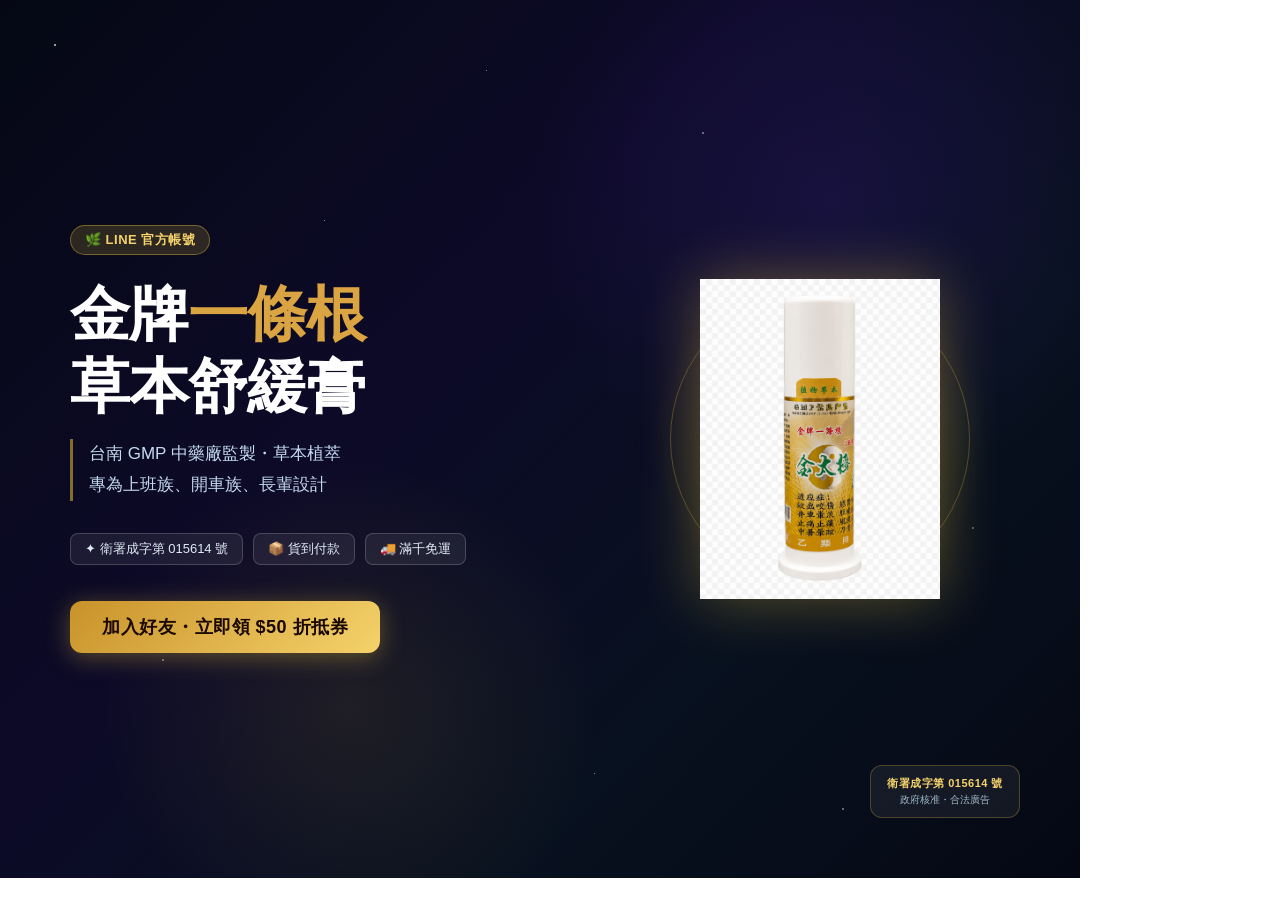
<file: line_assets/line_cover.html>
<!DOCTYPE html>
<html>
<head>
<meta charset="UTF-8">
<style>
*{margin:0;padding:0;box-sizing:border-box}
body{width:1080px;height:878px;overflow:hidden;}
.wrap{
  width:1080px;height:878px;
  background:linear-gradient(135deg,#050814 0%,#0d0a28 40%,#08111f 70%,#050814 100%);
  display:flex;align-items:center;
  position:relative;overflow:hidden;
  font-family:'DroidSansFallback',sans-serif;
}
/* nebula */
.nebula1{position:absolute;width:600px;height:600px;border-radius:50%;
  background:radial-gradient(circle,rgba(80,40,180,0.18) 0%,transparent 70%);
  top:-100px;right:-50px;}
.nebula2{position:absolute;width:500px;height:500px;border-radius:50%;
  background:radial-gradient(circle,rgba(212,175,55,0.1) 0%,transparent 70%);
  bottom:-80px;left:100px;}
/* stars */
.star{position:absolute;border-radius:50%;background:white;}
/* left text panel */
.left{
  width:560px;padding:60px 60px 60px 70px;position:relative;z-index:2;
}
.badge{
  display:inline-flex;align-items:center;gap:8px;
  background:rgba(212,175,55,0.18);border:1px solid rgba(212,175,55,0.45);
  color:#f5d26b;font-size:13px;font-weight:700;
  padding:5px 14px;border-radius:20px;margin-bottom:24px;letter-spacing:.5px;
}
.title{
  font-size:60px;font-weight:900;line-height:1.2;
  color:#ffffff;margin-bottom:16px;letter-spacing:-1px;
}
.title span{color:#d9a441;}
.sub{
  font-size:17px;color:#c4d9f0;line-height:1.8;
  border-left:3px solid rgba(212,175,55,0.6);
  padding-left:16px;margin-bottom:32px;
}
.tags{display:flex;flex-wrap:wrap;gap:10px;margin-bottom:36px;}
.tag{
  background:rgba(255,255,255,0.07);
  border:1px solid rgba(255,255,255,0.18);
  color:#e0eaf5;font-size:13px;padding:6px 14px;border-radius:8px;
}
.cta{
  display:inline-flex;align-items:center;gap:10px;
  background:linear-gradient(135deg,#c9922a,#f5d26b);
  color:#1a0800;font-size:18px;font-weight:900;
  padding:14px 32px;border-radius:12px;
  box-shadow:0 4px 24px rgba(212,175,55,0.4);letter-spacing:.5px;
}
/* right product panel */
.right{
  flex:1;display:flex;align-items:center;justify-content:center;
  position:relative;z-index:2;
}
.product-frame{
  width:320px;height:380px;position:relative;
  display:flex;align-items:center;justify-content:center;
}
.product-halo{
  position:absolute;width:340px;height:340px;border-radius:50%;
  background:radial-gradient(circle,rgba(212,175,55,0.25) 0%,transparent 70%);
}
.product-ring{
  position:absolute;width:300px;height:300px;border-radius:50%;
  border:1.5px solid rgba(212,175,55,0.3);
}
.product-img{
  width:240px;position:relative;z-index:2;
  filter:drop-shadow(0 0 30px rgba(212,175,55,0.4));
}
/* Cert badge */
.cert{
  position:absolute;bottom:60px;right:60px;
  background:rgba(255,255,255,0.06);border:1px solid rgba(212,175,55,0.3);
  border-radius:12px;padding:10px 16px;text-align:center;z-index:3;
}
.cert-num{color:#f5d26b;font-size:11px;font-weight:700;letter-spacing:.5px;}
.cert-label{color:#a0b8c8;font-size:10px;margin-top:2px;}
</style>
</head>
<body>
<div class="wrap">
  <div class="nebula1"></div>
  <div class="nebula2"></div>

  <!-- Stars -->
  <div class="star" style="width:2px;height:2px;top:5%;left:5%;opacity:.8"></div>
  <div class="star" style="width:1px;height:1px;top:8%;left:45%;opacity:.6"></div>
  <div class="star" style="width:2px;height:2px;top:15%;left:65%;opacity:.5"></div>
  <div class="star" style="width:1px;height:1px;top:25%;left:30%;opacity:.7"></div>
  <div class="star" style="width:2px;height:2px;top:75%;left:15%;opacity:.5"></div>
  <div class="star" style="width:1px;height:1px;top:88%;left:55%;opacity:.6"></div>
  <div class="star" style="width:2px;height:2px;top:60%;left:90%;opacity:.4"></div>
  <div class="star" style="width:1px;height:1px;top:40%;left:85%;opacity:.7"></div>
  <div class="star" style="width:2px;height:2px;top:92%;left:78%;opacity:.5"></div>

  <!-- Left text -->
  <div class="left">
    <div class="badge">🌿 LINE 官方帳號</div>
    <div class="title">金牌<span>一條根</span><br>草本舒緩膏</div>
    <div class="sub">
      台南 GMP 中藥廠監製・草本植萃<br>
      專為上班族、開車族、長輩設計
    </div>
    <div class="tags">
      <span class="tag">✦ 衛署成字第 015614 號</span>
      <span class="tag">📦 貨到付款</span>
      <span class="tag">🚚 滿千免運</span>
    </div>
    <div class="cta">加入好友・立即領 $50 折抵券</div>
  </div>

  <!-- Right product -->
  <div class="right">
    <div class="product-frame">
      <div class="product-halo"></div>
      <div class="product-ring"></div>
      <img class="product-img" src="../照片/產品主圖.png" onerror="this.style.opacity=0">
    </div>
  </div>

  <!-- Cert -->
  <div class="cert">
    <div class="cert-num">衛署成字第 015614 號</div>
    <div class="cert-label">政府核准・合法廣告</div>
  </div>
</div>
</body>
</html>
</file>
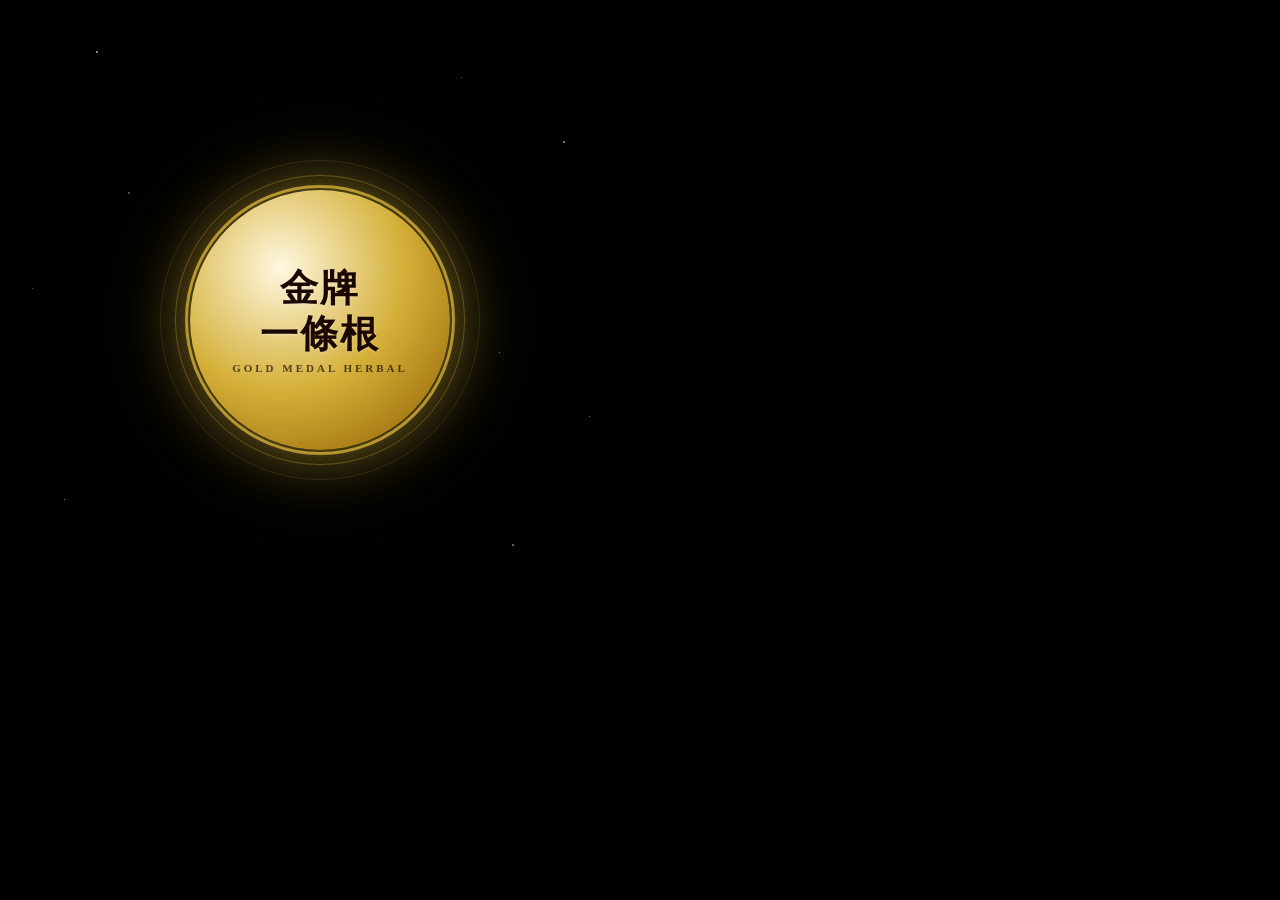
<file: line_assets/line_profile.html>
<!DOCTYPE html>
<html>
<head>
<meta charset="UTF-8">
<style>
*{margin:0;padding:0;box-sizing:border-box}
body{width:640px;height:640px;overflow:hidden;background:#000;}
.wrap{
  width:640px;height:640px;
  background:radial-gradient(135deg at 30% 30%,#1a0a00 0%,#0a0814 45%,#050410 100%);
  display:flex;flex-direction:column;align-items:center;justify-content:center;
  position:relative;overflow:hidden;
}
/* star dots */
.star{position:absolute;border-radius:50%;background:white;}
/* outer glow ring */
.ring{
  position:absolute;border-radius:50%;border:2px solid rgba(212,175,55,0.3);
  top:50%;left:50%;transform:translate(-50%,-50%);
}
/* taichi gold circle */
.taichi-bg{
  width:260px;height:260px;border-radius:50%;
  background:radial-gradient(circle at 35% 30%,#fff8e0,#d4af37 50%,#8a5a00);
  box-shadow:0 0 60px rgba(212,175,55,0.6), 0 0 120px rgba(212,175,55,0.2);
  display:flex;align-items:center;justify-content:center;flex-direction:column;
  position:relative;z-index:2;
}
.brand-zh{
  font-family:'DroidSansFallback',sans-serif;
  font-size:38px;font-weight:900;
  color:#1a0800;letter-spacing:2px;
  text-shadow:0 1px 3px rgba(255,255,255,0.3);
  line-height:1.2;text-align:center;
}
.brand-en{
  font-family:Georgia,serif;
  font-size:11px;font-weight:700;letter-spacing:3px;
  color:rgba(26,8,0,0.7);margin-top:4px;text-transform:uppercase;
}
.inner-ring{
  position:absolute;width:270px;height:270px;border-radius:50%;
  border:3px solid rgba(212,175,55,0.8);
  top:50%;left:50%;transform:translate(-50%,-50%);z-index:3;
}
.inner-ring2{
  position:absolute;width:290px;height:290px;border-radius:50%;
  border:1px solid rgba(212,175,55,0.35);
  top:50%;left:50%;transform:translate(-50%,-50%);z-index:1;
}
.inner-ring3{
  position:absolute;width:320px;height:320px;border-radius:50%;
  border:1px solid rgba(212,175,55,0.15);
  top:50%;left:50%;transform:translate(-50%,-50%);z-index:1;
}
</style>
</head>
<body>
<div class="wrap">
  <!-- Stars -->
  <div class="star" style="width:2px;height:2px;top:8%;left:15%;opacity:.7"></div>
  <div class="star" style="width:1px;height:1px;top:12%;left:72%;opacity:.5"></div>
  <div class="star" style="width:2px;height:2px;top:22%;left:88%;opacity:.6"></div>
  <div class="star" style="width:1px;height:1px;top:78%;left:10%;opacity:.6"></div>
  <div class="star" style="width:2px;height:2px;top:85%;left:80%;opacity:.5"></div>
  <div class="star" style="width:1px;height:1px;top:45%;left:5%;opacity:.4"></div>
  <div class="star" style="width:1px;height:1px;top:65%;left:92%;opacity:.5"></div>
  <div class="star" style="width:2px;height:2px;top:30%;left:20%;opacity:.4"></div>
  <div class="star" style="width:1px;height:1px;top:55%;left:78%;opacity:.6"></div>

  <!-- Rings -->
  <div class="inner-ring3"></div>
  <div class="inner-ring2"></div>

  <!-- Main circle -->
  <div class="taichi-bg">
    <div class="brand-zh">金牌<br>一條根</div>
    <div class="brand-en">Gold Medal Herbal</div>
  </div>

  <!-- Border ring -->
  <div class="inner-ring"></div>
</div>
</body>
</html>
</file>
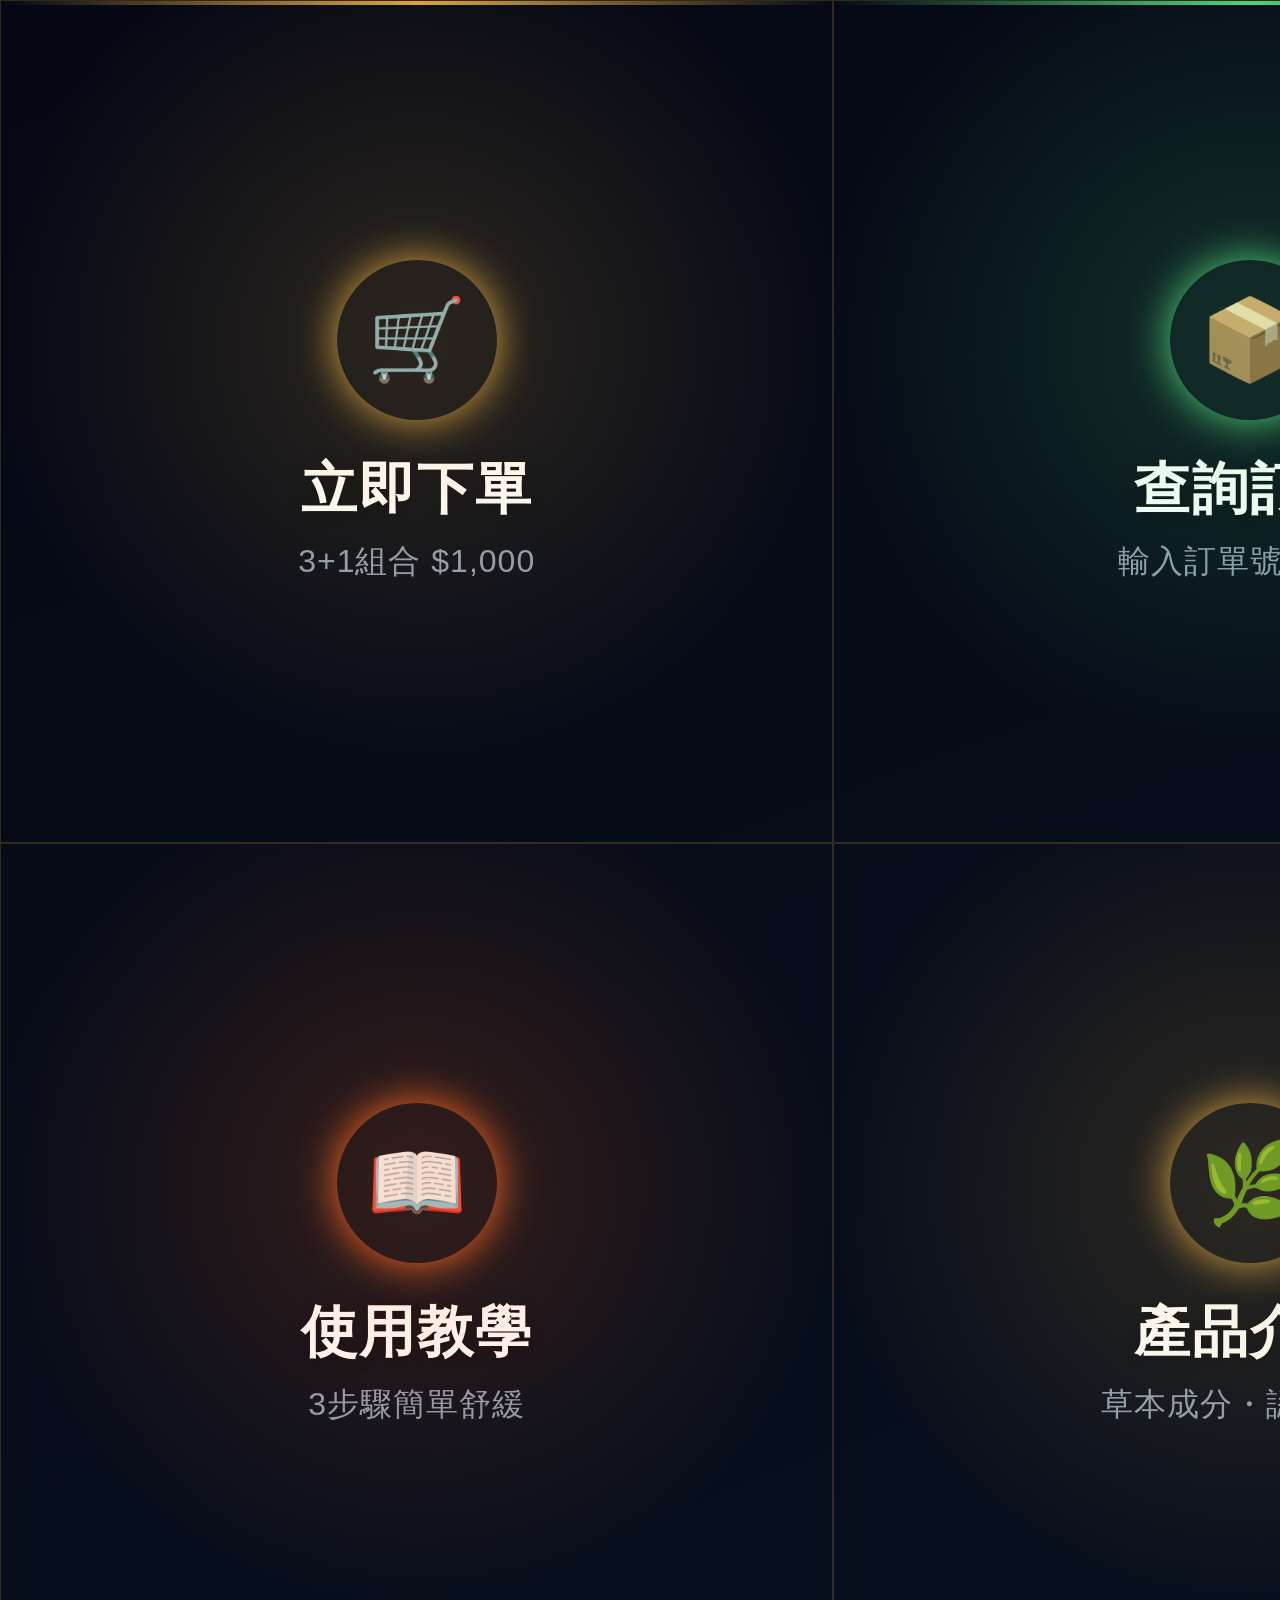
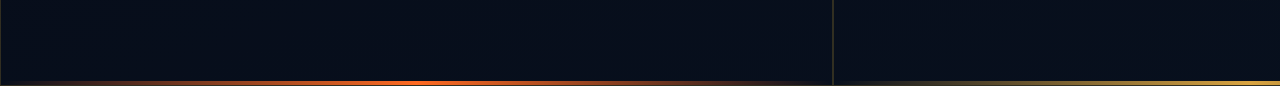
<file: line_assets/line_richmenu.html>
<!DOCTYPE html>
<html>
<head>
<meta charset="UTF-8">
<style>
*{margin:0;padding:0;box-sizing:border-box}
body{width:2500px;height:1686px;overflow:hidden;}
.wrap{
  width:2500px;height:1686px;
  background:linear-gradient(160deg,#050814 0%,#08111f 100%);
  display:grid;
  grid-template-columns:repeat(3,1fr);
  grid-template-rows:repeat(2,1fr);
  gap:0;
  font-family:'DroidSansFallback',sans-serif;
}
.cell{
  display:flex;flex-direction:column;align-items:center;justify-content:center;
  border:1px solid rgba(212,175,55,0.2);
  cursor:pointer;position:relative;overflow:hidden;
  transition:background .3s;
}
.cell::before{
  content:'';position:absolute;inset:0;
  background:radial-gradient(circle at 50% 40%,var(--glow) 0%,transparent 65%);
  opacity:0.18;
}
.cell-1{--glow:#d9a441;}
.cell-2{--glow:#4fd37a;}
.cell-3{--glow:#38a9ff;}
.cell-4{--glow:#ff6a22;}
.cell-5{--glow:#d9a441;}
.cell-6{--glow:#8fd7ff;}

.icon-wrap{
  width:160px;height:160px;border-radius:50%;
  display:flex;align-items:center;justify-content:center;
  margin-bottom:32px;font-size:80px;
  box-shadow:0 0 40px var(--glow,rgba(212,175,55,0.4));
}
.cell-1 .icon-wrap{background:radial-gradient(135deg,#d9a441,#8a5a00);}
.cell-2 .icon-wrap{background:radial-gradient(135deg,#2d7a4f,#145028);}
.cell-3 .icon-wrap{background:radial-gradient(135deg,#1a6aaa,#003080);}
.cell-4 .icon-wrap{background:radial-gradient(135deg,#cc4810,#800800);}
.cell-5 .icon-wrap{background:radial-gradient(135deg,#c9922a,#7a4a00);}
.cell-6 .icon-wrap{background:radial-gradient(135deg,#2a6088,#0a2040);}

.cell-label{
  font-size:56px;font-weight:900;
  color:#ffffff;letter-spacing:2px;margin-bottom:12px;
  text-shadow:0 2px 12px rgba(0,0,0,0.5);
}
.cell-sub{
  font-size:32px;color:rgba(200,220,240,0.7);letter-spacing:1px;
}

/* Top border accent */
.cell-1::after,.cell-2::after,.cell-3::after{
  content:'';position:absolute;top:0;left:0;right:0;height:4px;
  background:linear-gradient(90deg,transparent,var(--glow),transparent);
}
.cell-4::after,.cell-5::after,.cell-6::after{
  content:'';position:absolute;bottom:0;left:0;right:0;height:4px;
  background:linear-gradient(90deg,transparent,var(--glow),transparent);
}
</style>
</head>
<body>
<div class="wrap">

  <!-- Row 1 -->
  <div class="cell cell-1">
    <div class="icon-wrap">🛒</div>
    <div class="cell-label">立即下單</div>
    <div class="cell-sub">3+1組合 $1,000</div>
  </div>

  <div class="cell cell-2">
    <div class="icon-wrap">📦</div>
    <div class="cell-label">查詢訂單</div>
    <div class="cell-sub">輸入訂單號碼追蹤</div>
  </div>

  <div class="cell cell-3">
    <div class="icon-wrap">🎁</div>
    <div class="cell-label">領取優惠碼</div>
    <div class="cell-sub">新會員 $50 折抵券</div>
  </div>

  <!-- Row 2 -->
  <div class="cell cell-4">
    <div class="icon-wrap">📖</div>
    <div class="cell-label">使用教學</div>
    <div class="cell-sub">3步驟簡單舒緩</div>
  </div>

  <div class="cell cell-5">
    <div class="icon-wrap">🌿</div>
    <div class="cell-label">產品介紹</div>
    <div class="cell-sub">草本成分・認證資訊</div>
  </div>

  <div class="cell cell-6">
    <div class="icon-wrap">💬</div>
    <div class="cell-label">聯絡客服</div>
    <div class="cell-sub">週一至週五 9-18 時</div>
  </div>

</div>
</body>
</html>
</file>
